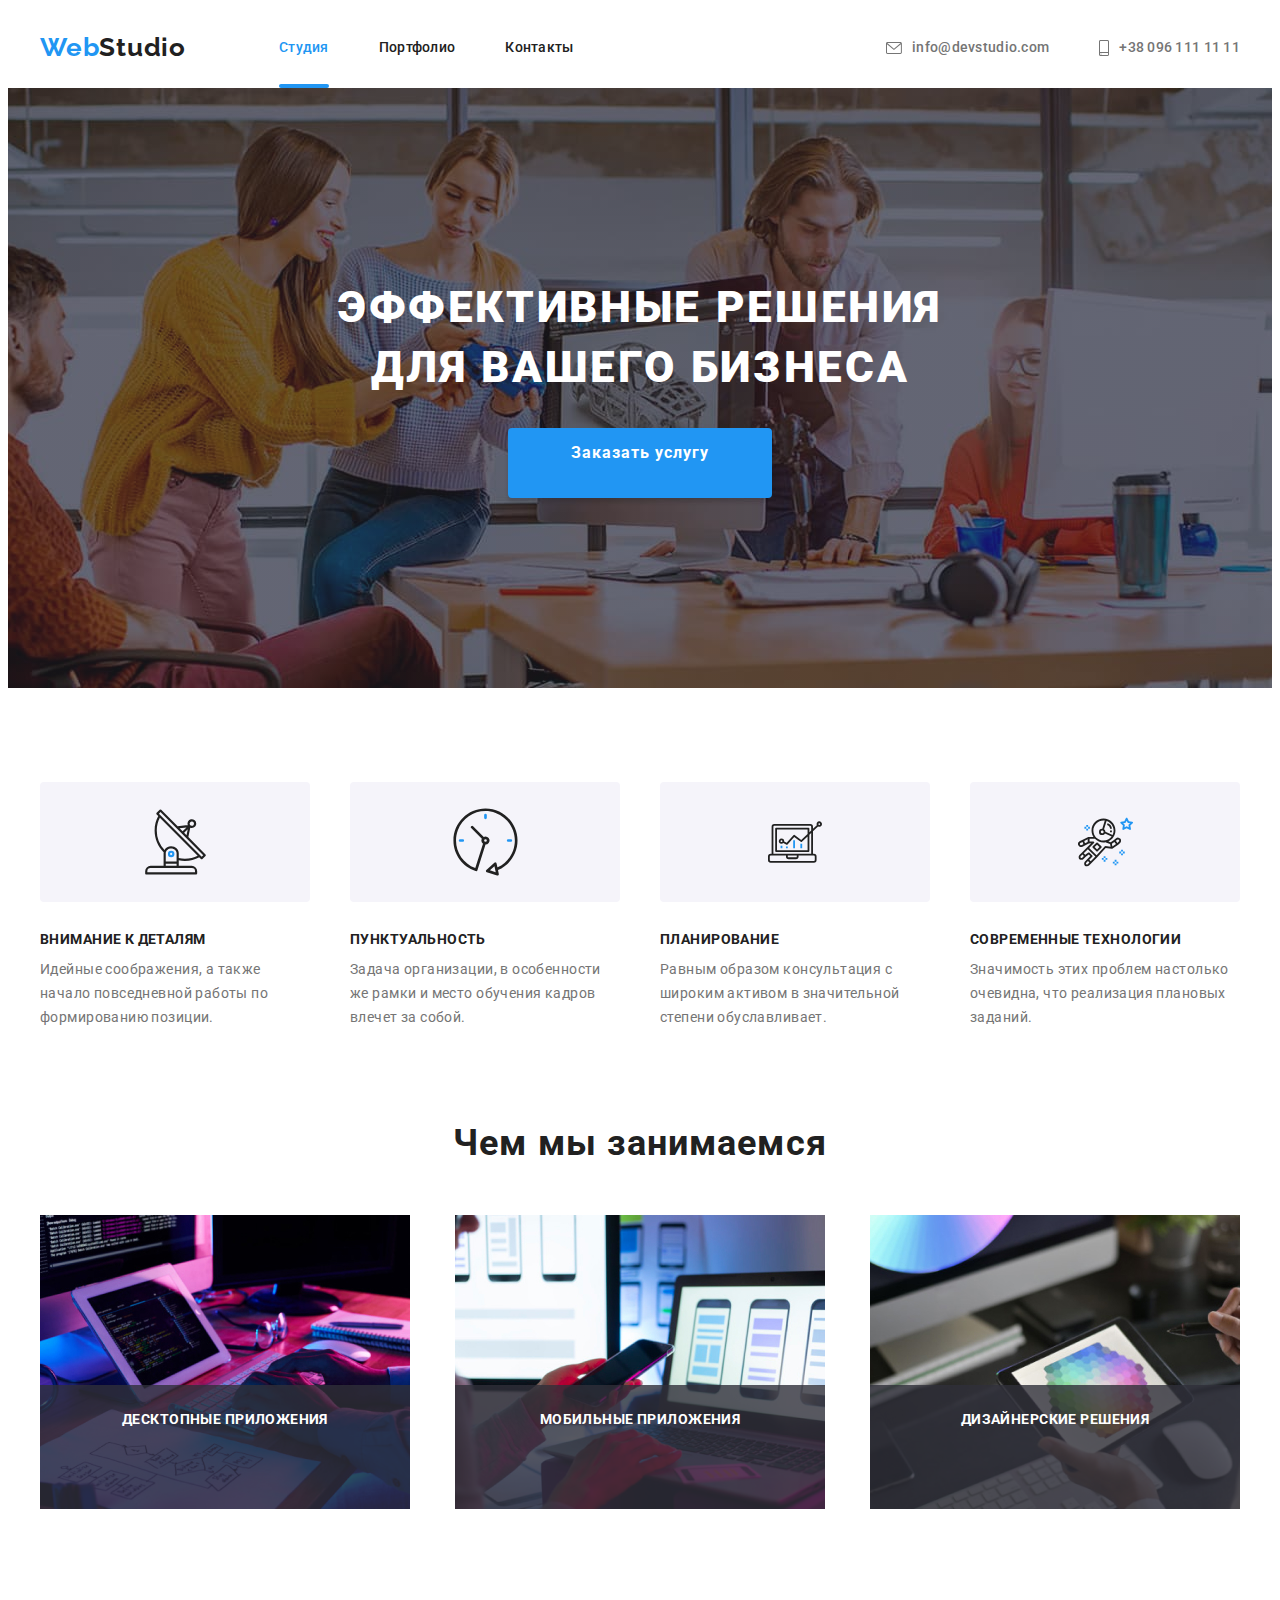
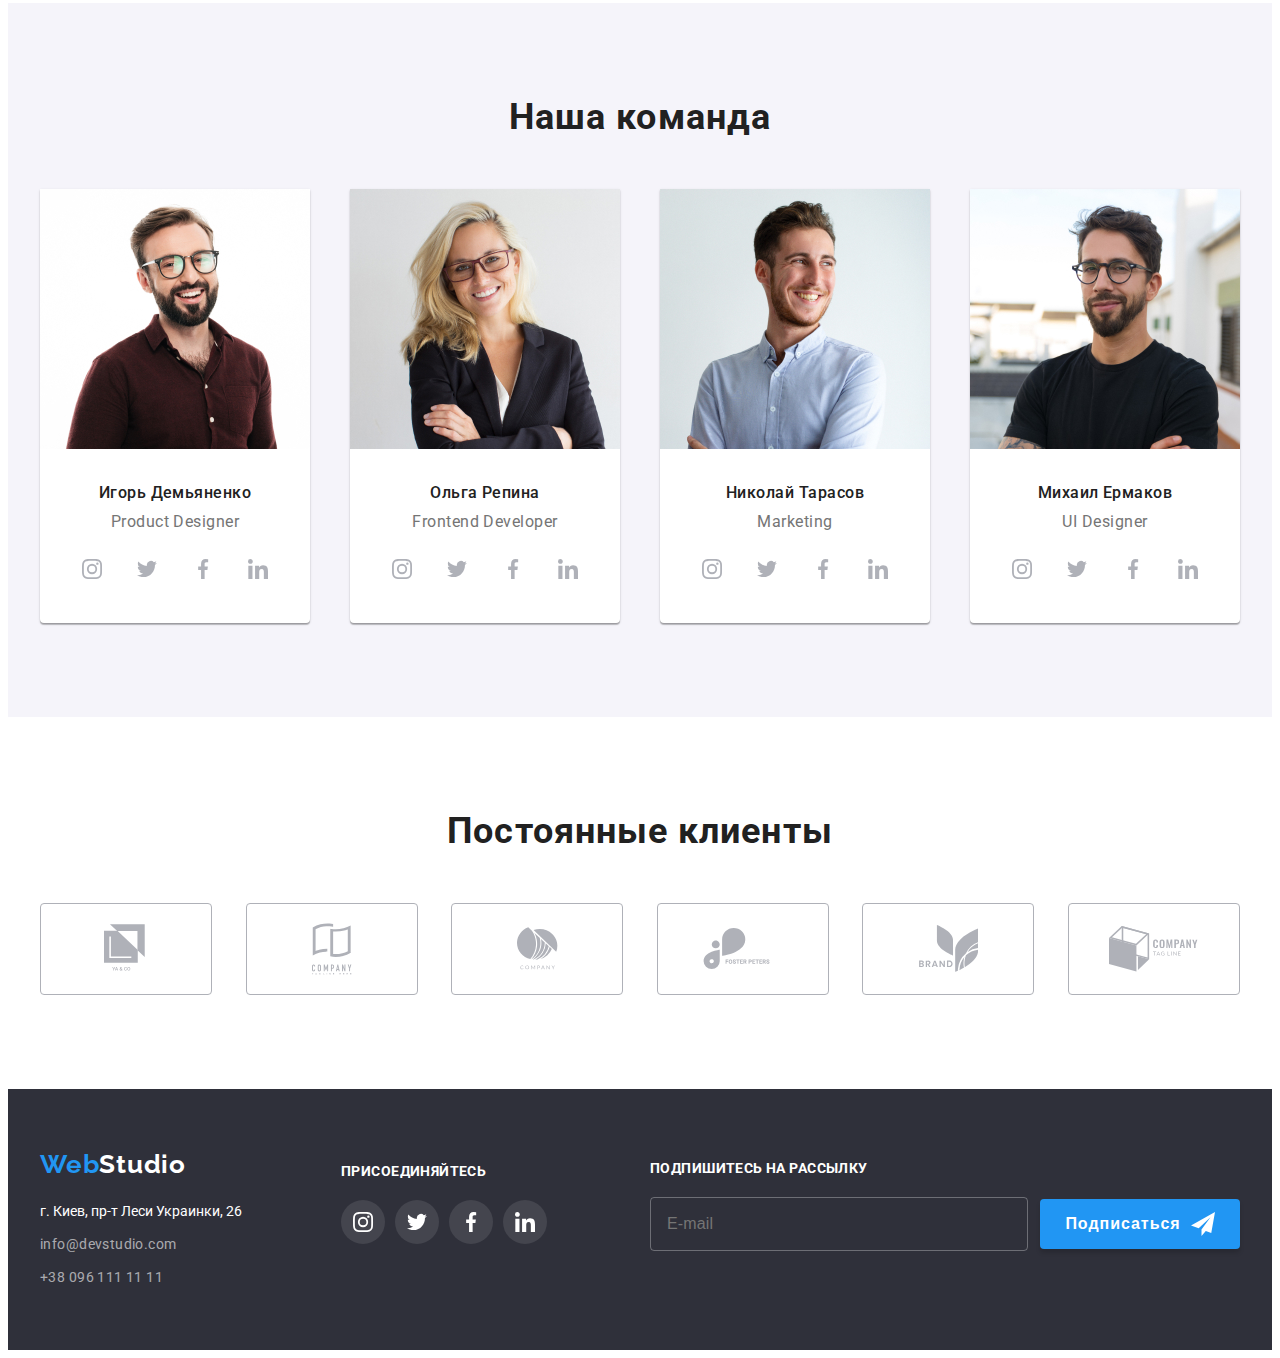
<file: index.html>
<!DOCTYPE html>
<html lang="ru">
    <head>
        <meta charset="UTF-8" />
        <meta name="viewport" content="width=device-width, initial-scale=1.0" />
        <title>WebStudio</title>
        <link
            href="https://fonts.googleapis.com/css2?family=Raleway:wght@700&family=Roboto:wght@400;500;700;900&display=swap"
            rel="stylesheet"
        />
        <link
            rel="stylesheet"
            href="https://cdnjs.cloudflare.com/ajax/libs/modern-normalize/1.0.0/modern-normalize.min.css"
            integrity="sha512-ISS7cAi1PEhQ8jnbJpJZMd29NlhNj4AWYyLOSp2CE/CsHxTCu+r+t0D2yoJudVrd0/8fTVPUVDzY5Tvli75u/g=="
            crossorigin="anonymous"
        />
        <link rel="stylesheet" href="./css/main.min.css" />
    </head>

    <body>
        <!--head-->
        <header>
            <div class="container">
                <div class="header-inner">
                    <nav class="container-nav">
                        <a class="logo" href="/"><span class="logo-dif">Web</span>Studio</a>
                        <ul class="header-nav nonlist">
                            <li class="item">
                                <a class="nav-link current" href="#">Студия</a>
                            </li>
                            <li class="item">
                                <a class="nav-link" href="./portfolio.html">Портфолио</a>
                            </li>
                            <li class="item">
                                <a class="nav-link" href="#">Контакты</a>
                            </li>
                        </ul>
                    </nav>

                    <ul class="header-contact nonlist">
                        <li class="item">
                            <a class="contact" href="mailto:info@devstudio.com">
                                <svg class="mail mod">
                                    <use href="./images/first-sprite.svg#icon-envelope"></use>
                                </svg>
                                info@devstudio.com</a
                            >
                        </li>
                        <li class="item">
                            <a class="contact" href="tel:+380961111111">
                                <svg class="phone mod">
                                    <use href="./images/first-sprite.svg#icon-smartphone"></use>
                                </svg>
                                +38 096 111 11 11</a
                            >
                        </li>
                    </ul>
                </div>
            </div>
        </header>

        <main>
            <!--hero-->
            <section class="hero-item">
                <div class="container">
                    <div>
                        <h1 class="main-title">Эффективные решения для вашего бизнеса</h1>
                        <a class="btn order" href="#" data-modal-open>Заказать услугу</a>
                    </div>
                </div>
            </section>
            <!--features-->
            <section>
                <div class="container">
                    <h2 class="invisible">Особенности</h2>
                    <!--заголовок сделать невидимым-->
                    <ul class="features nonlist">
                        <li>
                            <div class="box">
                                <svg width="65" height="70">
                                    <use href="./images/first-sprite.svg#icon-antenna-1"></use>
                                </svg>
                            </div>
                            <h3 class="features-title">Внимание к деталям</h3>
                            <p class="features-text">
                                Идейные соображения, а также начало повседневной работы по
                                формированию позиции.
                            </p>
                        </li>
                        <li>
                            <div class="box">
                                <svg width="67" height="70">
                                    <use href="./images/first-sprite.svg#icon-clock-1"></use>
                                </svg>
                            </div>
                            <h3 class="features-title">Пунктуальность</h3>
                            <p class="features-text">
                                Задача организации, в особенности же рамки и место обучения кадров
                                влечет за собой.
                            </p>
                        </li>

                        <li>
                            <div class="box">
                                <svg width="70" height="54">
                                    <use href="./images/first-sprite.svg#icon-diagram-1"></use>
                                </svg>
                            </div>
                            <h3 class="features-title">Планирование</h3>
                            <p class="features-text">
                                Равным образом консультация с широким активом в значительной степени
                                обуславливает.
                            </p>
                        </li>

                        <li>
                            <div class="box">
                                <svg width="55" height="60">
                                    <use href="./images/first-sprite.svg#icon-astronaut-1"></use>
                                </svg>
                            </div>
                            <h3 class="features-title">Современные технологии</h3>
                            <p class="features-text">
                                Значимость этих проблем настолько очевидна, что реализация плановых
                                заданий.
                            </p>
                        </li>
                    </ul>
                </div>
            </section>
            <!--actions-->
            <section>
                <div class="container">
                    <h2 class="common-title actions-title">Чем мы занимаемся</h2>
                    <ul class="actions-group nonlist">
                        <li class="actions-item">
                            <img
                                class="picture"
                                src="./images/img-1.jpg"
                                alt="руки на клавиатуре"
                                width="370"
                            />
                            <p class="label actions-label">Десктопные приложения</p>
                        </li>
                        <li class="actions-item">
                            <img
                                class="picture"
                                src="./images/img-2.jpg"
                                alt="рука держит смартфон"
                                width="370"
                            />
                            <p class="label actions-label">Мобильные приложения</p>
                        </li>
                        <li class="actions-item">
                            <img
                                class="picture"
                                src="./images/img-3.jpg"
                                alt="рука держит планшет"
                                width="370"
                            />
                            <p class="label actions-label">Дизайнерские решения</p>
                        </li>
                    </ul>
                </div>
            </section>
            <!--team-->
            <section class="team-section">
                <div class="container">
                    <h2 class="common-title team-title">Наша команда</h2>
                    <ul class="team-group nonlist">
                        <li class="team-item">
                            <img
                                src="./images/man-1.jpg"
                                alt="мужчина в темной рубашке"
                                width="270"
                            />
                            <h3 class="name">Игорь Демьяненко</h3>
                            <p class="skill">Product Designer</p>
                            <ul class="social-container">
                                <li>
                                    <a class="social-link" href="#" aria-label="instagram">
                                        <svg class="social-icon mod">
                                            <use
                                                href="./images/first-sprite.svg#icon-instagram-2"
                                            ></use>
                                        </svg>
                                    </a>
                                </li>
                                <li>
                                    <a class="social-link" href="#" aria-label="twitter">
                                        <svg class="social-icon mod">
                                            <use
                                                href="./images/first-sprite.svg#icon-twitter-1"
                                            ></use>
                                        </svg>
                                    </a>
                                </li>
                                <li>
                                    <a class="social-link" href="#" aria-label="facebook">
                                        <svg class="social-icon mod">
                                            <use
                                                href="./images/first-sprite.svg#icon-facebook-1"
                                            ></use>
                                        </svg>
                                    </a>
                                </li>
                                <li>
                                    <a class="social-link" href="#" aria-label="linkedin">
                                        <svg class="social-icon mod">
                                            <use
                                                href="./images/first-sprite.svg#icon-linkedin-1"
                                            ></use>
                                        </svg>
                                    </a>
                                </li>
                            </ul>
                        </li>
                        <li class="team-item">
                            <img src="./images/girl-1.jpg" alt="женщина в пиджаке" width="270" />
                            <h3 class="name">Ольга Репина</h3>
                            <p class="skill">Frontend Developer</p>
                            <ul class="social-container">
                                <li>
                                    <a class="social-link" href="#" aria-label="instagram">
                                        <svg class="social-icon mod">
                                            <use
                                                href="./images/first-sprite.svg#icon-instagram-2"
                                            ></use>
                                        </svg>
                                    </a>
                                </li>
                                <li>
                                    <a class="social-link" href="#" aria-label="twitter">
                                        <svg class="social-icon mod">
                                            <use
                                                href="./images/first-sprite.svg#icon-twitter-1"
                                            ></use>
                                        </svg>
                                    </a>
                                </li>
                                <li>
                                    <a class="social-link" href="#" aria-label="facebook">
                                        <svg class="social-icon mod">
                                            <use
                                                href="./images/first-sprite.svg#icon-facebook-1"
                                            ></use>
                                        </svg>
                                    </a>
                                </li>
                                <li>
                                    <a class="social-link" href="#" aria-label="linkedin">
                                        <svg class="social-icon mod">
                                            <use
                                                href="./images/first-sprite.svg#icon-linkedin-1"
                                            ></use>
                                        </svg>
                                    </a>
                                </li>
                            </ul>
                        </li>
                        <li class="team-item">
                            <img
                                src="./images/man-2.jpg"
                                alt="мужчина в светлой рубашке"
                                width="270"
                            />
                            <h3 class="name">Николай Тарасов</h3>
                            <p class="skill">Marketing</p>
                            <ul class="social-container">
                                <li>
                                    <a class="social-link" href="#" aria-label="instagram">
                                        <svg class="social-icon mod">
                                            <use
                                                href="./images/first-sprite.svg#icon-instagram-2"
                                            ></use>
                                        </svg>
                                    </a>
                                </li>
                                <li>
                                    <a class="social-link" href="#" aria-label="twitter">
                                        <svg class="social-icon mod">
                                            <use
                                                href="./images/first-sprite.svg#icon-twitter-1"
                                            ></use>
                                        </svg>
                                    </a>
                                </li>
                                <li>
                                    <a class="social-link" href="#" aria-label="facebook">
                                        <svg class="social-icon mod">
                                            <use
                                                href="./images/first-sprite.svg#icon-facebook-1"
                                            ></use>
                                        </svg>
                                    </a>
                                </li>
                                <li>
                                    <a class="social-link" href="#" aria-label="linkedin">
                                        <svg class="social-icon mod">
                                            <use
                                                href="./images/first-sprite.svg#icon-linkedin-1"
                                            ></use>
                                        </svg>
                                    </a>
                                </li>
                            </ul>
                        </li>
                        <li class="team-item">
                            <img src="./images/man-3.jpg" alt="мужчина в футболке" width="270" />
                            <h3 class="name">Михаил Ермаков</h3>
                            <p class="skill">UI Designer</p>
                            <ul class="social-container">
                                <li>
                                    <a class="social-link" href="#" aria-label="instagram">
                                        <svg class="social-icon mod">
                                            <use
                                                href="./images/first-sprite.svg#icon-instagram-2"
                                            ></use>
                                        </svg>
                                    </a>
                                </li>
                                <li>
                                    <a class="social-link" href="#" aria-label="twitter">
                                        <svg class="social-icon mod">
                                            <use
                                                href="./images/first-sprite.svg#icon-twitter-1"
                                            ></use>
                                        </svg>
                                    </a>
                                </li>
                                <li>
                                    <a class="social-link" href="#" aria-label="facebook">
                                        <svg class="social-icon mod">
                                            <use
                                                href="./images/first-sprite.svg#icon-facebook-1"
                                            ></use>
                                        </svg>
                                    </a>
                                </li>
                                <li>
                                    <a class="social-link" href="#" aria-label="linkedin">
                                        <svg class="social-icon mod">
                                            <use
                                                href="./images/first-sprite.svg#icon-linkedin-1"
                                            ></use>
                                        </svg>
                                    </a>
                                </li>
                            </ul>
                        </li>
                    </ul>
                </div>
            </section>
            <!--constant clients-->
            <section>
                <div class="container">
                    <h2 class="common-title clients-title">Постоянные клиенты</h2>
                    <ul class="clients-box nonlist">
                        <li class="clients-item">
                            <a class="clients-link" href="#" aria-label="company-1">
                                <svg class="clients-icon mod" width="45" height="50">
                                    <use href="./images/first-sprite.svg#icon-logo-1"></use>
                                </svg>
                            </a>
                        </li>
                        <li class="clients-item">
                            <a class="clients-link" href="#" aria-label="company-2">
                                <svg class="clients-icon mod" width="40" height="52">
                                    <use href="./images/first-sprite.svg#icon-logo-2"></use>
                                </svg>
                            </a>
                        </li>
                        <li class="clients-item">
                            <a class="clients-link" href="#" aria-label="company-3">
                                <svg class="clients-icon mod" width="41" height="43">
                                    <use href="./images/first-sprite.svg#icon-logo-3"></use>
                                </svg>
                            </a>
                        </li>
                        <li class="clients-item">
                            <a class="clients-link" href="#" aria-label="company-4">
                                <svg class="clients-icon mod" width="80" height="42">
                                    <use href="./images/first-sprite.svg#icon-logo-4"></use>
                                </svg>
                            </a>
                        </li>
                        <li class="clients-item">
                            <a class="clients-link" href="#" aria-label="company-5">
                                <svg class="clients-icon mod" width="59" height="47">
                                    <use href="./images/first-sprite.svg#icon-logo-5"></use>
                                </svg>
                            </a>
                        </li>
                        <li class="clients-item">
                            <a class="clients-link" href="#" aria-label="company-6">
                                <svg class="clients-icon mod" width="89" height="46">
                                    <use href="./images/first-sprite.svg#icon-logo-6"></use>
                                </svg>
                            </a>
                        </li>
                    </ul>
                </div>
            </section>
        </main>
        <!--basement-->
        <footer class="basement-item">
            <div class="container">
                <div class="basement-group">
                    <a class="logo logo-footer" href="/"><span class="logo-dif">Web</span>Studio</a>
                    <address class="address-group">
                        <p class="discription address interval">г. Киев, пр-т Леси Украинки, 26</p>
                        <a class="contact-footer interval" href="mailto:info@devstudio.com"
                            >info@devstudio.com</a
                        >
                        <a class="contact-footer interval" href="tel:+380961111111"
                            >+38 096 111 11 11</a
                        >
                    </address>
                </div>
                <div class="invocation-box">
                    <b class="common-title invocation">присоединяйтесь</b>
                    <div class="social-box">
                        <a class="social-link basement-link" href="#" aria-label="instagram">
                            <svg class="social-icon mod">
                                <use href="./images/first-sprite.svg#icon-instagram-2"></use>
                            </svg>
                        </a>
                        <a class="social-link basement-link" href="#" aria-label="twitter">
                            <svg class="social-icon mod">
                                <use href="./images/first-sprite.svg#icon-twitter-1"></use>
                            </svg>
                        </a>
                        <a class="social-link basement-link" href="#" aria-label="facebook">
                            <svg class="social-icon mod">
                                <use href="./images/first-sprite.svg#icon-facebook-1"></use>
                            </svg>
                        </a>
                        <a class="social-link basement-link" href="#" aria-label="linkedin">
                            <svg class="social-icon mod">
                                <use href="./images/first-sprite.svg#icon-linkedin-1"></use>
                            </svg>
                        </a>
                    </div>
                </div>
                <div class="form-wraper">
                    <b class="common-title form-title">Подпишитесь на рассылку</b>
                    <form class="form-field">
                        <input
                            class="input form"
                            type="email"
                            name="mail"
                            placeholder="E-mail"
                            required
                        />
                        <button class="btn submit" type="submit">
                            Подписаться
                            <svg class="icon-plane" width="24">
                                <use href="./images/first-sprite.svg#icon-papep-plane"></use>
                            </svg>
                        </button>
                    </form>
                </div>
            </div>
        </footer>
        <!--modal window-->
        <div class="backdrop is-hidden" data-modal>
            <div class="modal-box">
                <button class="close" data-modal-close>
                    <svg class="cross mod">
                        <use href="./images/first-sprite.svg#icon-vector"></use>
                    </svg>
                </button>
                <h2 class="common-title modal-title">Оставьте свои данные, мы вам перезвоним</h2>
                <form>
                    <label class="modal-label"
                        >Имя
                        <input class="input modal-input" type="text" name="name" required />
                        <svg class="modal-icon mod">
                            <use href="./images/first-sprite.svg#icon-person-black"></use>
                        </svg>
                    </label>
                    <label class="modal-label"
                        >Телефон
                        <input
                            class="input modal-input"
                            type="tel"
                            name="tel"
                            required
                            pattern="\+[0-9]{11}"
                        />
                        <svg class="modal-icon mod">
                            <use href="./images/first-sprite.svg#icon-phone-black"></use>
                        </svg>
                    </label>
                    <label class="modal-label"
                        >Почта
                        <input class="input modal-input" type="email" name="mail" />
                        <svg class="modal-icon mod">
                            <use href="./images/first-sprite.svg#icon-email-black"></use>
                        </svg>
                    </label>
                    <label class="modal-label"
                        >Коментарий
                        <textarea
                            class="input coment"
                            name="coment"
                            placeholder="Введите текст"
                        ></textarea>
                    </label>
                    <label class="discription agreement-label">
                        <input
                            class="check-mark"
                            type="checkbox"
                            name="agreement"
                            value="contract"
                            required
                        />
                        <span class="checkbox-icon"></span>
                        Соглашаюсь с рассылкой и принимаю
                        <a class="conditions" href="#">Условия договора</a>
                    </label>
                    <button class="btn modal-btn" type="submit">Отправить</button>
                </form>
            </div>
        </div>
        <script src="./js/modal.js"></script>
    </body>
</html>
</file>
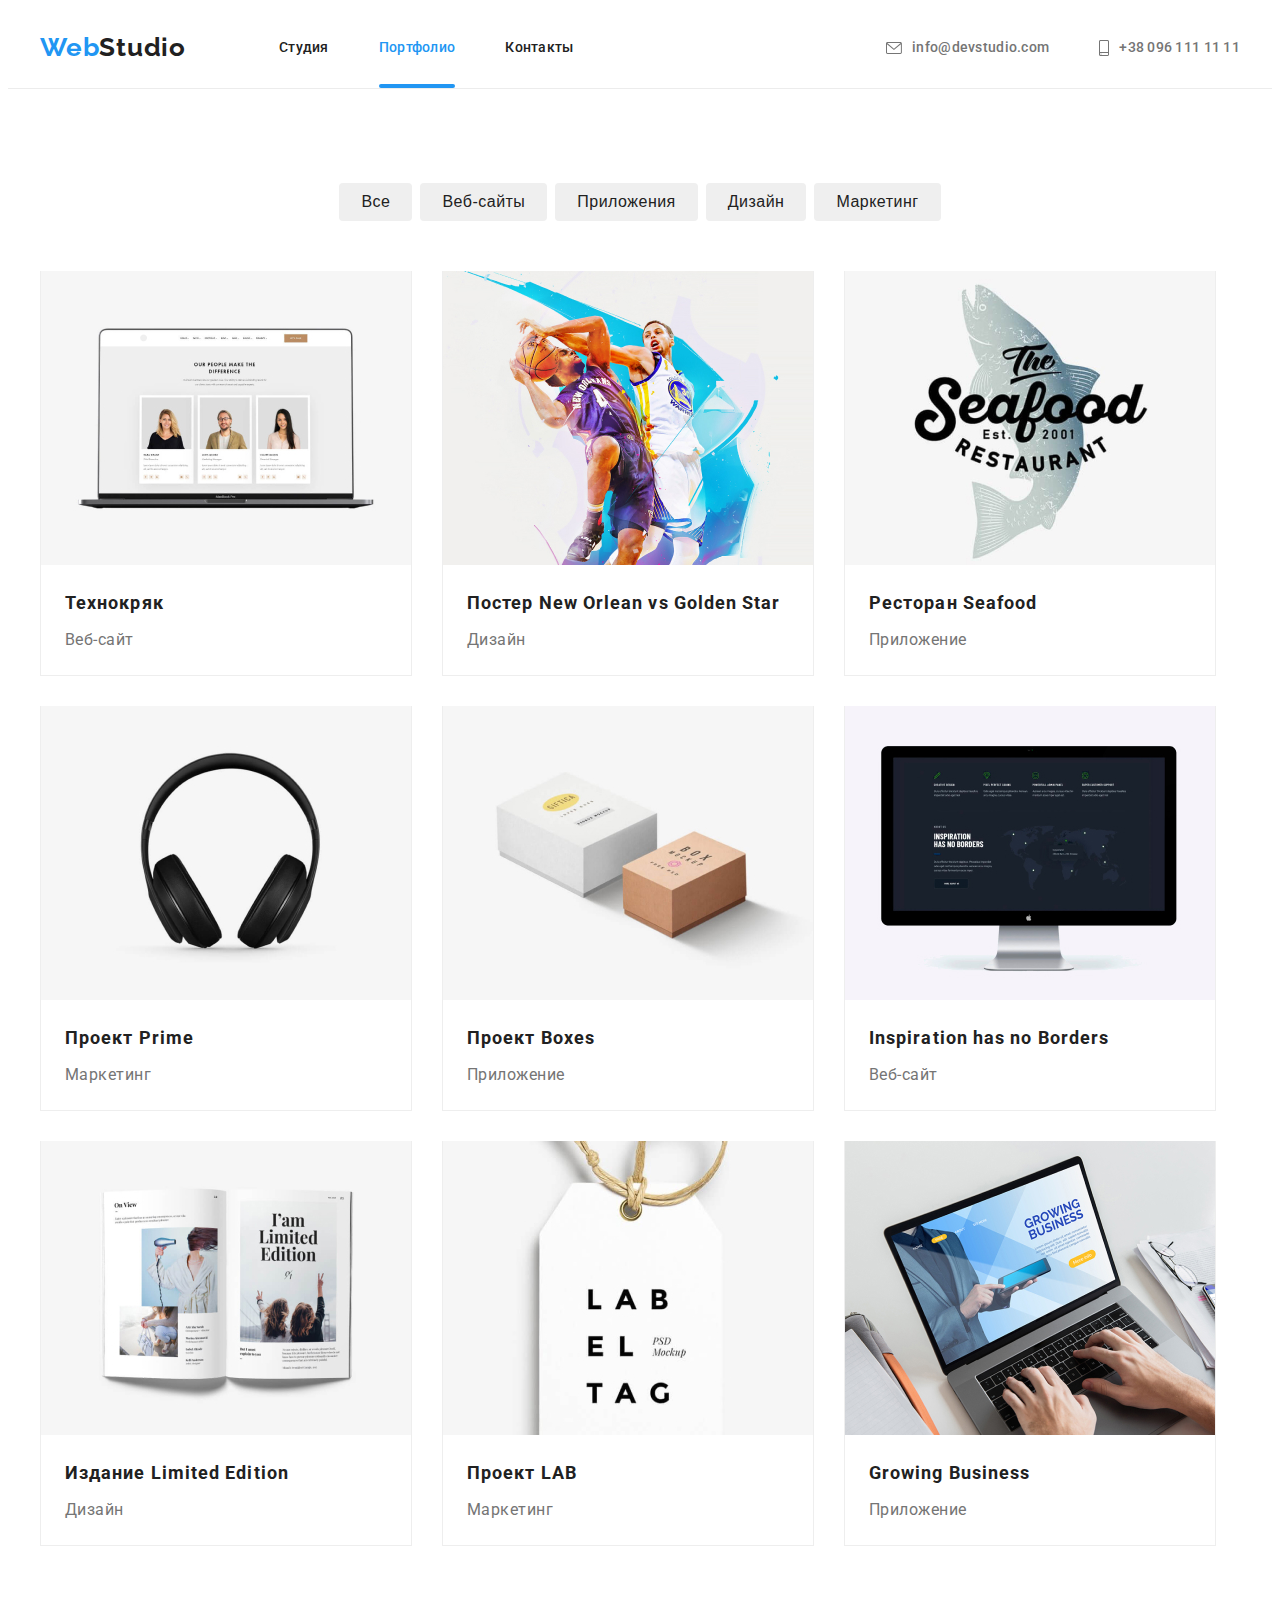
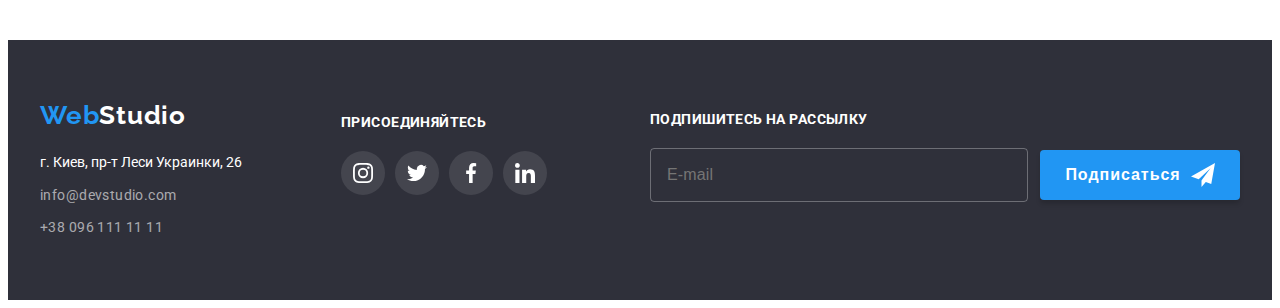
<file: portfolio.html>
<!DOCTYPE html>
<html lang="ru">
    <head>
        <meta charset="UTF-8" />
        <meta name="viewport" content="width=device-width, initial-scale=1.0" />
        <title>WebStudio</title>
        <link
            href="https://fonts.googleapis.com/css2?family=Raleway:wght@700&family=Roboto:wght@400;500;700;900&display=swap"
            rel="stylesheet"
        />
        <link
            rel="stylesheet"
            href="https://cdnjs.cloudflare.com/ajax/libs/modern-normalize/1.0.0/modern-normalize.min.css"
            integrity="sha512-ISS7cAi1PEhQ8jnbJpJZMd29NlhNj4AWYyLOSp2CE/CsHxTCu+r+t0D2yoJudVrd0/8fTVPUVDzY5Tvli75u/g=="
            crossorigin="anonymous"
        />
        <link rel="stylesheet" href="css/main.min.css" />
    </head>
    <body>
        <!--head-->
        <header class="head">
            <div class="container">
                <div class="header-inner">
                    <nav class="container-nav">
                        <a class="logo" href="/"><span class="logo-dif">Web</span>Studio</a>
                        <ul class="header-nav nonlist">
                            <li class="item">
                                <a class="nav-link" href="./index.html">Студия</a>
                            </li>
                            <li class="item">
                                <a class="nav-link current" href="#">Портфолио</a>
                            </li>
                            <li class="item">
                                <a class="nav-link" href="#">Контакты</a>
                            </li>
                        </ul>
                    </nav>

                    <ul class="header-contact nonlist">
                        <li class="item">
                            <a class="contact" href="mailto:info@devstudio.com">
                                <svg class="mail mod">
                                    <use href="./images/first-sprite.svg#icon-envelope"></use>
                                </svg>
                                info@devstudio.com</a
                            >
                        </li>
                        <li class="item">
                            <a class="contact" href="tel:+380961111111">
                                <svg class="phone mod">
                                    <use href="./images/first-sprite.svg#icon-smartphone"></use>
                                </svg>
                                +38 096 111 11 11</a
                            >
                        </li>
                    </ul>
                </div>
            </div>
        </header>
        <main>
            <section>
                <div class="container">
                    <h1 class="invisible">Наши работы</h1>
                    <!--заголовок сделать невидимым-->
                    <!--portfolio-->
                    <ul class="buttons-list nonlist">
                        <li class="item">
                            <button class="portfolio-btn" type="button">Все</button>
                        </li>
                        <li class="item">
                            <button class="portfolio-btn" type="button">Веб-сайты</button>
                        </li>
                        <li class="item">
                            <button class="portfolio-btn" type="button">Приложения</button>
                        </li>
                        <li class="item">
                            <button class="portfolio-btn" type="button">Дизайн</button>
                        </li>
                        <li class="item">
                            <button class="portfolio-btn" type="button">Маркетинг</button>
                        </li>
                    </ul>
                    <ul class="portfolio nonlist">
                        <li class="portfolio-item">
                            <a class="unit" href="#">
                                <div class="portfolio-thumb">
                                    <img
                                        class="picture"
                                        src="./images/portfolio1.jpg"
                                        alt="ноутбук"
                                        width="370"
                                    />
                                    <p class="portfolio-overlay">
                                        Технокряк это современная площадка распространения
                                        коронавируса. Компании используют эту платформу для
                                        цифрового шпионажа и атак на защищённые сервера конкурентов.
                                    </p>
                                </div>
                                <div>
                                    <h2 class="portfolio-title">Технокряк</h2>
                                    <p class="portfolio-text">Веб-сайт</p>
                                </div>
                            </a>
                        </li>
                        <li class="portfolio-item">
                            <a class="unit" href="#">
                                <div class="portfolio-thumb">
                                    <img
                                        class="picture"
                                        src="./images/portfolio2.jpg"
                                        alt="два баскетболиста"
                                        width="370"
                                    />
                                    <p class="portfolio-overlay">
                                        Технокряк это современная площадка распространения
                                        коронавируса. Компании используют эту платформу для
                                        цифрового шпионажа и атак на защищённые сервера конкурентов.
                                    </p>
                                </div>
                                <div>
                                    <h2 class="portfolio-title">Постер New Orlean vs Golden Star</h2>
                                    <p class="portfolio-text">Дизайн</p>
                                </div>
                            </a>
                        </li>
                        <li class="portfolio-item">
                            <a class="unit" href="#">
                                <div class="portfolio-thumb">
                                    <img
                                        class="picture"
                                        src="./images/portfolio3.jpg"
                                        alt="эмблема ресторана"
                                        width="370"
                                    />
                                    <p class="portfolio-overlay">
                                        Технокряк это современная площадка распространения
                                        коронавируса. Компании используют эту платформу для
                                        цифрового шпионажа и атак на защищённые сервера конкурентов.
                                    </p>
                                </div>
                                <div>
                                    <h2 class="portfolio-title">Ресторан Seafood</h2>
                                    <p class="portfolio-text">Приложение</p>
                                </div>
                            </a>
                        </li>
                        <li class="portfolio-item">
                            <a class="unit" href="#">
                                <div class="portfolio-thumb">
                                    <img
                                        class="picture"
                                        src="./images/portfolio4.jpg"
                                        alt="наушники"
                                        width="370"
                                    />
                                    <p class="portfolio-overlay">
                                        Технокряк это современная площадка распространения
                                        коронавируса. Компании используют эту платформу для
                                        цифрового шпионажа и атак на защищённые сервера конкурентов.
                                    </p>
                                </div>

                                <div>
                                    <h2 class="portfolio-title">Проект Prime</h2>
                                    <p class="portfolio-text">Маркетинг</p>
                                </div>
                            </a>
                        </li>
                        <li class="portfolio-item">
                            <a class="unit" href="#">
                                <div class="portfolio-thumb">
                                    <img
                                        class="picture"
                                        src="./images/portfolio5.jpg"
                                        alt="коробки"
                                        width="370"
                                    />
                                    <p class="portfolio-overlay">
                                        Технокряк это современная площадка распространения
                                        коронавируса. Компании используют эту платформу для
                                        цифрового шпионажа и атак на защищённые сервера конкурентов.
                                    </p>
                                </div>
                                <div>
                                    <h2 class="portfolio-title">Проект Boxes</h2>
                                    <p class="portfolio-text">Приложение</p>
                                </div>
                            </a>
                        </li>
                        <li class="portfolio-item">
                            <a class="unit" href="#">
                                <div class="portfolio-thumb">
                                    <img
                                        class="picture"
                                        src="./images/portfolio6.jpg"
                                        alt="монитор"
                                        width="370"
                                    />
                                    <p class="portfolio-overlay">
                                        Технокряк это современная площадка распространения
                                        коронавируса. Компании используют эту платформу для
                                        цифрового шпионажа и атак на защищённые сервера конкурентов.
                                    </p>
                                </div>
                                <div>
                                    <h2 class="portfolio-title">Inspiration has no Borders</h2>
                                    <p class="portfolio-text">Веб-сайт</p>
                                </div>
                            </a>
                        </li>
                        <li class="portfolio-item">
                            <a class="unit" href="#">
                                <div class="portfolio-thumb">
                                    <img
                                        class="picture"
                                        src="./images/portfolio7.jpg"
                                        alt="журнал"
                                        width="370"
                                    />
                                    <p class="portfolio-overlay">
                                        Технокряк это современная площадка распространения
                                        коронавируса. Компании используют эту платформу для
                                        цифрового шпионажа и атак на защищённые сервера конкурентов.
                                    </p>
                                </div>
                                <div>
                                    <h2 class="portfolio-title">Издание Limited Edition</h2>
                                    <p class="portfolio-text">Дизайн</p>
                                </div>
                            </a>
                        </li>
                        <li class="portfolio-item">
                            <a class="unit" href="#">
                                <div class="portfolio-thumb">
                                    <img
                                        class="picture"
                                        src="./images/portfolio8.jpg"
                                        alt="ярлык"
                                        width="370"
                                    />
                                    <p class="portfolio-overlay">
                                        Технокряк это современная площадка распространения
                                        коронавируса. Компании используют эту платформу для
                                        цифрового шпионажа и атак на защищённые сервера конкурентов.
                                    </p>
                                </div>
                                <div>
                                    <h2 class="portfolio-title">Проект LAB</h2>
                                    <p class="portfolio-text">Маркетинг</p>
                                </div>
                            </a>
                        </li>
                        <li class="portfolio-item">
                            <a class="unit" href="#">
                                <div class="portfolio-thumb">
                                    <img
                                        class="picture"
                                        src="./images/portfolio9.jpg"
                                        alt="руки на ноутбуке"
                                        width="370"
                                    />
                                    <p class="portfolio-overlay">
                                        Технокряк это современная площадка распространения
                                        коронавируса. Компании используют эту платформу для
                                        цифрового шпионажа и атак на защищённые сервера конкурентов.
                                    </p>
                                </div>
                                <div>
                                    <h2 class="portfolio-title">Growing Business</h2>
                                    <p class="portfolio-text">Приложение</p>
                                </div>
                            </a>
                        </li>
                    </ul>
                </div>
            </section>
        </main>
        <!--basement-->
        <footer class="basement-item">
            <div class="container">
                <div class="basement-group">
                    <a class="logo logo-footer" href="/"><span class="logo-dif">Web</span>Studio</a>
                    <address class="address-group">
                        <p class="discription address interval">г. Киев, пр-т Леси Украинки, 26</p>
                        <a class="contact-footer interval" href="mailto:info@devstudio.com"
                            >info@devstudio.com</a
                        >
                        <a class="contact-footer interval" href="tel:+380961111111"
                            >+38 096 111 11 11</a
                        >
                    </address>
                </div>
                <div class="invocation-box">
                    <b class="common-title invocation">присоединяйтесь</b>
                    <div class="social-box">
                        <a class="social-link basement-link" href="#" aria-label="instagram">
                            <svg class="social-icon mod">
                                <use href="./images/first-sprite.svg#icon-instagram-2"></use>
                            </svg>
                        </a>
                        <a class="social-link basement-link" href="#" aria-label="twitter">
                            <svg class="social-icon mod">
                                <use href="./images/first-sprite.svg#icon-twitter-1"></use>
                            </svg>
                        </a>
                        <a class="social-link basement-link" href="#" aria-label="facebook">
                            <svg class="social-icon mod">
                                <use href="./images/first-sprite.svg#icon-facebook-1"></use>
                            </svg>
                        </a>
                        <a class="social-link basement-link" href="#" aria-label="linkedin">
                            <svg class="social-icon mod">
                                <use href="./images/first-sprite.svg#icon-linkedin-1"></use>
                            </svg>
                        </a>
                    </div>
                </div>
                <div class="form-wraper">
                    <b class="common-title form-title">Подпишитесь на рассылку</b>
                    <form class="form-field">
                        <input
                            class="input form"
                            type="email"
                            name="mail"
                            placeholder="E-mail"
                            required
                        />
                        <button class="btn submit" type="submit">
                            Подписаться
                            <svg class="icon-plane" width="24">
                                <use href="./images/first-sprite.svg#icon-papep-plane"></use>
                            </svg>
                        </button>
                    </form>
                </div>
            </div>
        </footer>
    </body>
</html>
</file>
<file: css/main.min.css>
body{font-family:"Roboto",sans-serif;font-style:normal}.mod{fill:currentColor}.container{width:1200px;padding-left:15px;padding-right:15px;margin-left:auto;margin-right:auto}.nonlist{list-style:none;padding:0;margin:0}.logo{text-decoration:none;font-family:"Raleway";font-weight:700;font-size:26px;line-height:1.2;letter-spacing:0.03em;color:#212121}.logo-dif{color:#2196f3}.logo-footer{color:#fff}.nav-link{display:block;position:relative;text-decoration:none;font-weight:500;font-size:14px;line-height:1.14;letter-spacing:0.02em;color:#212121;-webkit-transition:color 250ms cubic-bezier(0.4, 0, 0.2, 1);transition:color 250ms cubic-bezier(0.4, 0, 0.2, 1)}.nav-link:hover,.nav-link:focus{color:#2196f3}.current{color:#2196f3}.current::after{content:"";position:absolute;bottom:0;left:0;display:block;width:100%;height:4px;border-radius:2px;background-color:#2196f3}.contact{display:-webkit-box;display:-ms-flexbox;display:flex;list-style:none;text-decoration:none;font-weight:500;font-size:14px;line-height:1.14;letter-spacing:0.02em;color:#757575;-webkit-transition:color 250ms cubic-bezier(0.4, 0, 0.2, 1);transition:color 250ms cubic-bezier(0.4, 0, 0.2, 1)}.contact:hover,.contact:focus{color:#2196f3}.contact .mail{width:16px;height:12px}.contact .phone{width:10px;height:16px}.main-title{width:700px;font-weight:900;font-size:44px;line-height:1.36;letter-spacing:0.06em;text-transform:uppercase;color:#fff}.btn{min-width:200px;height:50px;border-radius:4px;border:none;text-decoration:none;font-weight:700;font-size:16px;line-height:1.87;letter-spacing:0.06em;color:#fff;background-color:#2196f3;-webkit-box-shadow:0px 4px 4px rgba(0,0,0,0.15);box-shadow:0px 4px 4px rgba(0,0,0,0.15)}.social-link{display:-webkit-box;display:-ms-flexbox;display:flex;-webkit-box-align:center;-ms-flex-align:center;align-items:center;-webkit-box-pack:center;-ms-flex-pack:center;justify-content:center;width:44px;height:44px;border-radius:50%;color:#afb1b8;-webkit-transition:color 250ms cubic-bezier(0.4, 0, 0.2, 1),background-color 250ms cubic-bezier(0.4, 0, 0.2, 1);transition:color 250ms cubic-bezier(0.4, 0, 0.2, 1),background-color 250ms cubic-bezier(0.4, 0, 0.2, 1)}.social-link:hover,.social-link:focus{color:#fff;background-color:#2196f3}.social-link .social-icon{height:20px}.basement-link{background-color:rgba(255,255,255,0.1);color:#fff}.portfolio-btn{border:none;border-radius:4px;font-weight:500;font-size:16px;line-height:1.62;letter-spacing:0.03em;-webkit-transition:color 250ms cubic-bezier(0.4, 0, 0.2, 1),background-color 250ms cubic-bezier(0.4, 0, 0.2, 1),-webkit-box-shadow 250ms cubic-bezier(0.4, 0, 0.2, 1);transition:color 250ms cubic-bezier(0.4, 0, 0.2, 1),background-color 250ms cubic-bezier(0.4, 0, 0.2, 1),-webkit-box-shadow 250ms cubic-bezier(0.4, 0, 0.2, 1);transition:color 250ms cubic-bezier(0.4, 0, 0.2, 1),background-color 250ms cubic-bezier(0.4, 0, 0.2, 1),box-shadow 250ms cubic-bezier(0.4, 0, 0.2, 1);transition:color 250ms cubic-bezier(0.4, 0, 0.2, 1),background-color 250ms cubic-bezier(0.4, 0, 0.2, 1),box-shadow 250ms cubic-bezier(0.4, 0, 0.2, 1),-webkit-box-shadow 250ms cubic-bezier(0.4, 0, 0.2, 1);color:#212121}.portfolio-btn:hover,.portfolio-btn:focus{color:#fff;background-color:#2196f3;-webkit-box-shadow:0px 3px 1px rgba(0,0,0,0.1),0px 1px 2px rgba(0,0,0,0.08),0px 2px 2px rgba(0,0,0,0.12);box-shadow:0px 3px 1px rgba(0,0,0,0.1),0px 1px 2px rgba(0,0,0,0.08),0px 2px 2px rgba(0,0,0,0.12)}.common-title{font-weight:700;font-size:36px;line-height:1.16;text-align:center;letter-spacing:0.03em;color:#212121}.invocation,.form-title{font-size:14px;line-height:1.14;text-align:left;text-transform:uppercase;color:#fff}.modal-title{font-size:20px}.features-title{font-weight:700;font-size:14px;line-height:1.14;text-transform:uppercase;letter-spacing:0.03em;color:#212121}.features-text{font-weight:400;font-size:14px;line-height:1.7;letter-spacing:0.03em;color:#757575}.name{font-weight:500;font-size:16px;line-height:1.2;text-align:center;letter-spacing:0.03em;color:#212121}.skill{font-weight:400;font-size:16px;line-height:1.2;text-align:center;letter-spacing:0.03em;color:#757575}.portfolio-title{font-weight:700;font-size:18px;line-height:2;letter-spacing:0.06em;color:#212121}.portfolio-text{font-weight:400;font-size:16px;line-height:1.87;letter-spacing:0.03em;color:#757575}.modal-label{font-weight:400;font-size:12px;line-height:1.16;letter-spacing:0.01em;color:#757575}.agreement-label{font-weight:normal;font-size:14px;line-height:1.7;letter-spacing:0.03em;color:#757575}.address{font-style:normal;font-size:14px;line-height:1.7;color:#fff}.contact-footer{text-decoration:none;font-style:normal;font-weight:400;font-size:14px;line-height:1.7;letter-spacing:0.03em;color:rgba(255,255,255,0.6)}.actions-label{width:100%;height:70px;font-weight:700;font-size:14px;line-height:1.14;text-align:center;letter-spacing:0.03em;text-transform:uppercase;color:#fff;background-color:rgba(47,48,58,0.8)}.portfolio-overlay{position:absolute;top:100%;left:0;width:100%;height:100%;-webkit-transition:-webkit-transform 250ms cubic-bezier(0.4, 0, 0.2, 1);transition:-webkit-transform 250ms cubic-bezier(0.4, 0, 0.2, 1);transition:transform 250ms cubic-bezier(0.4, 0, 0.2, 1);transition:transform 250ms cubic-bezier(0.4, 0, 0.2, 1), -webkit-transform 250ms cubic-bezier(0.4, 0, 0.2, 1);background-color:rgba(33,150,243,0.9);margin:0;padding:63px 24px;font-weight:400;font-size:18px;line-height:1.55;letter-spacing:0.03em;color:#fff}.unit{display:block;text-decoration:none;width:370px;border-width:0 1px 1px 1px;border-style:solid;border-color:#eee}.unit:hover,.unit:focus{-webkit-box-shadow:0px 1px 1px rgba(0,0,0,0.12),0px 4px 4px rgba(0,0,0,0.06),1px 4px 6px rgba(0,0,0,0.16);box-shadow:0px 1px 1px rgba(0,0,0,0.12),0px 4px 4px rgba(0,0,0,0.06),1px 4px 6px rgba(0,0,0,0.16)}.unit:hover .portfolio-overlay,.unit:focus .portfolio-overlay{-webkit-transform:translateY(-100%);transform:translateY(-100%)}.clients-link{display:-webkit-box;display:-ms-flexbox;display:flex;-webkit-box-align:center;-ms-flex-align:center;align-items:center;-webkit-box-pack:center;-ms-flex-pack:center;justify-content:center;width:170px;height:90px;border:1px solid #afb1b8;border-radius:4px;color:#afb1b8;-webkit-transition:color 250ms cubic-bezier(0.4, 0, 0.2, 1),border-color 250ms cubic-bezier(0.4, 0, 0.2, 1);transition:color 250ms cubic-bezier(0.4, 0, 0.2, 1),border-color 250ms cubic-bezier(0.4, 0, 0.2, 1)}.clients-link:hover,.clients-link:focus{color:#2196f3;border-color:#2196f3}.input{font-weight:400;line-height:1.14;letter-spacing:0.01em;border-radius:4px;border:1px solid rgba(33,33,33,0.2);-webkit-transition:border-color 250ms cubic-bezier(0.4, 0, 0.2, 1);transition:border-color 250ms cubic-bezier(0.4, 0, 0.2, 1)}.input:focus{border-color:#2196f3;outline:none}.form{width:358px;height:50px;border:1px solid rgba(255,255,255,0.3);font-size:16px;color:rgba(255,255,255,0.6);background-color:transparent}.form::-webkit-input-placeholder{-webkit-transition:color 250ms cubic-bezier(0.4, 0, 0.2, 1);transition:color 250ms cubic-bezier(0.4, 0, 0.2, 1)}.form:-ms-input-placeholder{-webkit-transition:color 250ms cubic-bezier(0.4, 0, 0.2, 1);transition:color 250ms cubic-bezier(0.4, 0, 0.2, 1)}.form::-ms-input-placeholder{-webkit-transition:color 250ms cubic-bezier(0.4, 0, 0.2, 1);transition:color 250ms cubic-bezier(0.4, 0, 0.2, 1)}.form::placeholder{-webkit-transition:color 250ms cubic-bezier(0.4, 0, 0.2, 1);transition:color 250ms cubic-bezier(0.4, 0, 0.2, 1)}.form:focus::-webkit-input-placeholder{color:#2196f3}.form:focus:-ms-input-placeholder{color:#2196f3}.form:focus::-ms-input-placeholder{color:#2196f3}.form:focus::placeholder{color:#2196f3}.modal-input{width:100%;height:40px;font-size:14px}.modal-input:focus+.modal-icon{color:#2196f3}.modal-icon{width:18px;height:18px;-webkit-transition:color 250ms cubic-bezier(0.4, 0, 0.2, 1);transition:color 250ms cubic-bezier(0.4, 0, 0.2, 1);color:#212121}.coment{width:100%;min-height:120px;resize:none}.coment::-webkit-input-placeholder{font-weight:400;font-size:14px;line-height:1.14;letter-spacing:0.01em;color:rgba(117,117,117,0.5)}.coment:-ms-input-placeholder{font-weight:400;font-size:14px;line-height:1.14;letter-spacing:0.01em;color:rgba(117,117,117,0.5)}.coment::-ms-input-placeholder{font-weight:400;font-size:14px;line-height:1.14;letter-spacing:0.01em;color:rgba(117,117,117,0.5)}.coment::placeholder{font-weight:400;font-size:14px;line-height:1.14;letter-spacing:0.01em;color:rgba(117,117,117,0.5)}.close{width:30px;height:30px;border-radius:50%;border:1px solid rgba(0,0,0,0.1);-webkit-transition:color 250ms cubic-bezier(0.4, 0, 0.2, 1);transition:color 250ms cubic-bezier(0.4, 0, 0.2, 1);background-color:#fff}.close:hover,.close:focus{color:#2196f3}.cross{width:11px;height:11px}.checkbox-icon{width:16px;height:15px;border:2px solid #212121;border-radius:2px}.check-mark{-webkit-appearance:none;-moz-appearance:none;appearance:none;position:absolute}.check-mark:checked+.checkbox-icon{background-color:#2196f3;border-color:#2196f3;background-image:url(../images/checkmark.svg);background-size:contain;background-origin:border-box}.header-inner{display:-webkit-box;display:-ms-flexbox;display:flex;-webkit-box-align:center;-ms-flex-align:center;align-items:center}.container-nav{display:-webkit-box;display:-ms-flexbox;display:flex;-webkit-box-align:center;-ms-flex-align:center;align-items:center}.head{border-bottom:1px solid #ececec}.header-nav{margin-left:93px;display:-webkit-box;display:-ms-flexbox;display:flex;-webkit-box-align:center;-ms-flex-align:center;align-items:center}.header-nav .item:not(:last-child){margin-right:50px}.nav-link{padding-top:32px;padding-bottom:32px}.header-contact{display:-webkit-box;display:-ms-flexbox;display:flex;margin-left:auto}.header-contact .item:not(:last-child){margin-right:50px}.contact{-webkit-box-align:center;-ms-flex-align:center;align-items:center;padding-top:32px;padding-bottom:32px}.mail,.phone{margin-right:10px}.hero-item{background-repeat:no-repeat;background-size:cover;background-position:top;background-color:#2f303a;background-image:-webkit-gradient(linear, left top, left bottom, from(rgba(47,48,58,0.4)), to(rgba(47,48,58,0.4))),url(../images/hero-back.jpg);background-image:linear-gradient(rgba(47,48,58,0.4), rgba(47,48,58,0.4)),url(../images/hero-back.jpg)}.hero-item .container{display:-webkit-box;display:-ms-flexbox;display:flex;-webkit-box-align:center;-ms-flex-align:center;align-items:center;-webkit-box-pack:center;-ms-flex-pack:center;justify-content:center;height:600px;text-align:center}.main-title{margin-top:0;margin-bottom:30px}.order{display:inline-block;padding:10px 32px}.actions-title{margin:0;margin-bottom:50px}.actions-group{padding-bottom:94px;display:-webkit-box;display:-ms-flexbox;display:flex;-webkit-box-pack:justify;-ms-flex-pack:justify;justify-content:space-between}.actions-item{position:relative}.actions-item .picture{display:block}.actions-item .label{position:absolute;bottom:0;margin:0;padding:27px 0 27px}.invisible{display:none}.features{padding:94px 0 94px 0;display:-webkit-box;display:-ms-flexbox;display:flex;-webkit-box-pack:justify;-ms-flex-pack:justify;justify-content:space-between}.features .box{display:-webkit-box;display:-ms-flexbox;display:flex;-webkit-box-align:center;-ms-flex-align:center;align-items:center;-webkit-box-pack:center;-ms-flex-pack:center;justify-content:center;width:270px;height:120px;margin-bottom:30px;background:#f5f4fa;border-radius:4px}.features-title{margin:0;margin-bottom:10px}.features-text{margin:0;width:270px}.team-section{background-color:#f5f4fa}.team-section .container{padding-top:94px;padding-bottom:94px}.team-group{display:-webkit-box;display:-ms-flexbox;display:flex;-webkit-box-pack:justify;-ms-flex-pack:justify;justify-content:space-between}.team-title{margin:0;margin-bottom:50px}.team-item{border-radius:0 0 4px 4px;background-color:#fff;-webkit-box-shadow:0px 1px 3px rgba(0,0,0,0.12),0px 1px 1px rgba(0,0,0,0.14),0px 2px 1px rgba(0,0,0,0.2);box-shadow:0px 1px 3px rgba(0,0,0,0.12),0px 1px 1px rgba(0,0,0,0.14),0px 2px 1px rgba(0,0,0,0.2)}.name{margin:0;padding:30px 0 10px}.skill{margin:0;padding-bottom:16px}.social-container{display:-webkit-box;display:-ms-flexbox;display:flex;-webkit-box-pack:justify;-ms-flex-pack:justify;justify-content:space-between;list-style:none;margin:0;padding:0 30px 32px}.clients-title{padding:0;margin:0;padding-top:94px;margin-bottom:50px}.clients-box{display:-webkit-box;display:-ms-flexbox;display:flex;-webkit-box-pack:justify;-ms-flex-pack:justify;justify-content:space-between;margin-bottom:94px}.invisible{display:none}.buttons-list{display:-webkit-box;display:-ms-flexbox;display:flex;-webkit-box-pack:center;-ms-flex-pack:center;justify-content:center;margin-bottom:50px;padding-top:94px}.buttons-list .item:not(:last-child){margin-right:8px}.portfolio-btn{padding:6px 22px}.portfolio{padding-bottom:94px;display:-webkit-box;display:-ms-flexbox;display:flex;-ms-flex-wrap:wrap;flex-wrap:wrap}.portfolio-item{margin-right:30px}.portfolio-item:nth-child(3n){margin-right:0}.portfolio-item:nth-child(n+4){margin-top:30px}.portfolio-thumb{position:relative;overflow:hidden}.portfolio-thumb .picture{display:block}.portfolio-title{margin:0;padding:20px 24px 4px 24px}.portfolio-text{margin:0;padding:0 24px 20px 24px}.basement-item{background-color:#2f303a}.basement-item .container{display:-webkit-box;display:-ms-flexbox;display:flex}.basement-group{margin-top:60px;margin-bottom:60px}.address-group{margin-top:20px;width:231px}.address-group .address{margin:0}.address-group .contact-footer{display:block;padding:0}.address-group .interval:not(:last-child){margin-bottom:9px}.invocation-box{padding-top:72px;margin-left:70px}.invocation{display:inline-block;margin-bottom:20px}.social-box{display:-webkit-box;display:-ms-flexbox;display:flex}.social-box .basement-link:not(:last-child){margin-right:10px}.form{display:block;padding-left:16px}.form-wraper{margin-left:auto}.form-title{display:block;padding-top:72px;margin-bottom:20px}.form-field{display:-webkit-box;display:-ms-flexbox;display:flex;-webkit-box-align:center;-ms-flex-align:center;align-items:center}.submit{display:-webkit-inline-box;display:-ms-inline-flexbox;display:inline-flex;-webkit-box-align:center;-ms-flex-align:center;align-items:center;-webkit-box-pack:center;-ms-flex-pack:center;justify-content:center;margin-left:12px}.submit .icon-plane{margin-left:10px}.backdrop{position:fixed;top:0;left:0;width:100%;height:100%;opacity:1;-webkit-transition:opacity 250ms cubic-bezier(0.4, 0, 0.2, 1);transition:opacity 250ms cubic-bezier(0.4, 0, 0.2, 1);background-color:rgba(0,0,0,0.2)}.backdrop.is-hidden{opacity:0;pointer-events:none}.backdrop.is-hidden .modal-box{-webkit-transform:translate(-50%, -50%) scale(0.9);transform:translate(-50%, -50%) scale(0.9)}.modal-box{position:absolute;width:528px;min-height:581px;padding:40px;top:50%;left:50%;-webkit-transform:translate(-50%, -50%) scale(1);transform:translate(-50%, -50%) scale(1);-webkit-transition:-webkit-transform 250ms cubic-bezier(0.4, 0, 0.2, 1);transition:-webkit-transform 250ms cubic-bezier(0.4, 0, 0.2, 1);transition:transform 250ms cubic-bezier(0.4, 0, 0.2, 1);transition:transform 250ms cubic-bezier(0.4, 0, 0.2, 1), -webkit-transform 250ms cubic-bezier(0.4, 0, 0.2, 1);background-color:#fff;-webkit-box-shadow:0px 1px 3px rgba(0,0,0,0.12),0px 1px 1px rgba(0,0,0,0.14),0px 2px 1px rgba(0,0,0,0.2);box-shadow:0px 1px 3px rgba(0,0,0,0.12),0px 1px 1px rgba(0,0,0,0.14),0px 2px 1px rgba(0,0,0,0.2);border-radius:4px}.modal-box .close{position:absolute;top:8px;right:8px}.modal-box .modal-title{margin:0;margin-bottom:12px}.modal-box .modal-label{position:relative;display:block}.modal-box .modal-input{display:block;margin-top:4px;margin-bottom:10px;padding-left:42px}.modal-box .modal-icon{position:absolute;bottom:11px;left:12px}.modal-box .coment{display:block;margin-top:4px;margin-bottom:20px;padding:12px 16px}.modal-box .agreement-label{display:-webkit-box;display:-ms-flexbox;display:flex;-webkit-box-align:center;-ms-flex-align:center;align-items:center;-webkit-box-pack:center;-ms-flex-pack:center;justify-content:center;margin-bottom:30px}.modal-box .conditions{color:#2196f3;margin-left:5px}.modal-box .checkbox-icon{display:inline-block;margin-right:7px}.modal-box .modal-btn{display:block;margin-right:auto;margin-left:auto}
/*# sourceMappingURL=main.min.css.map */
</file>
